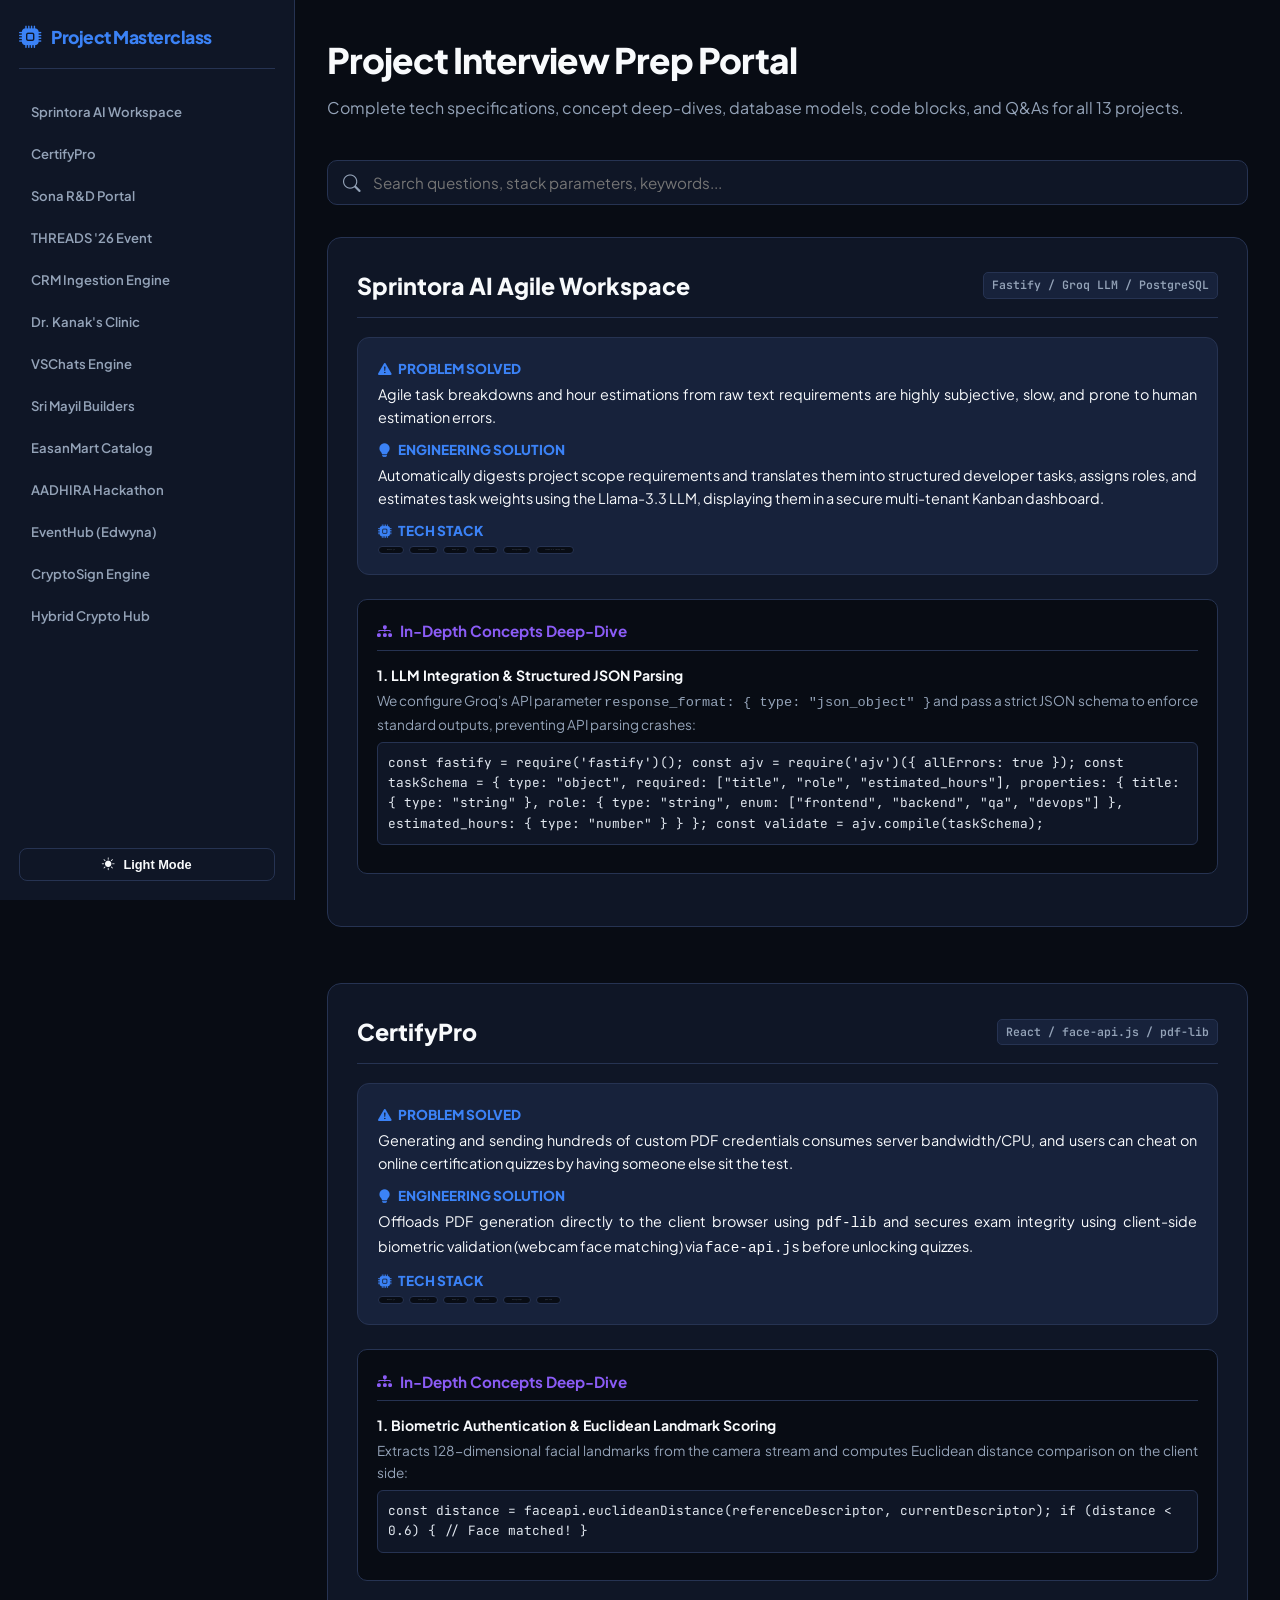
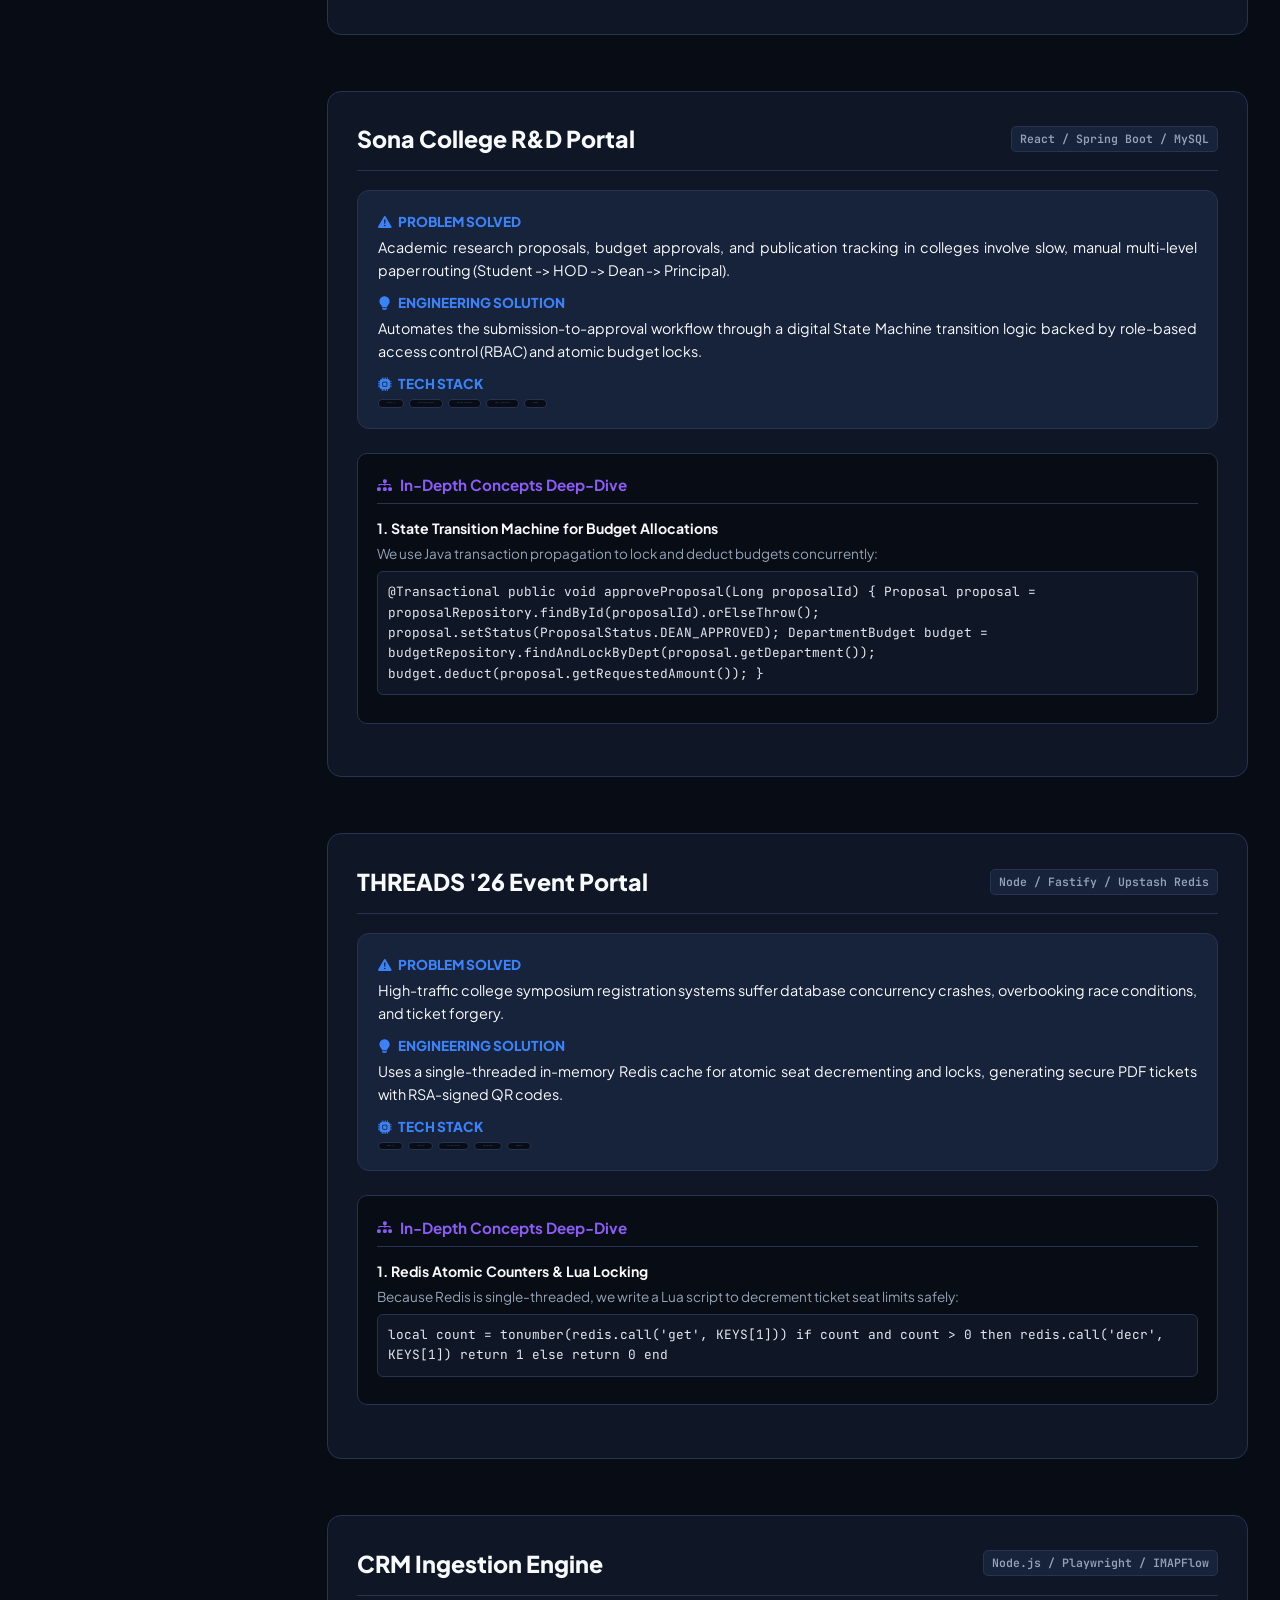
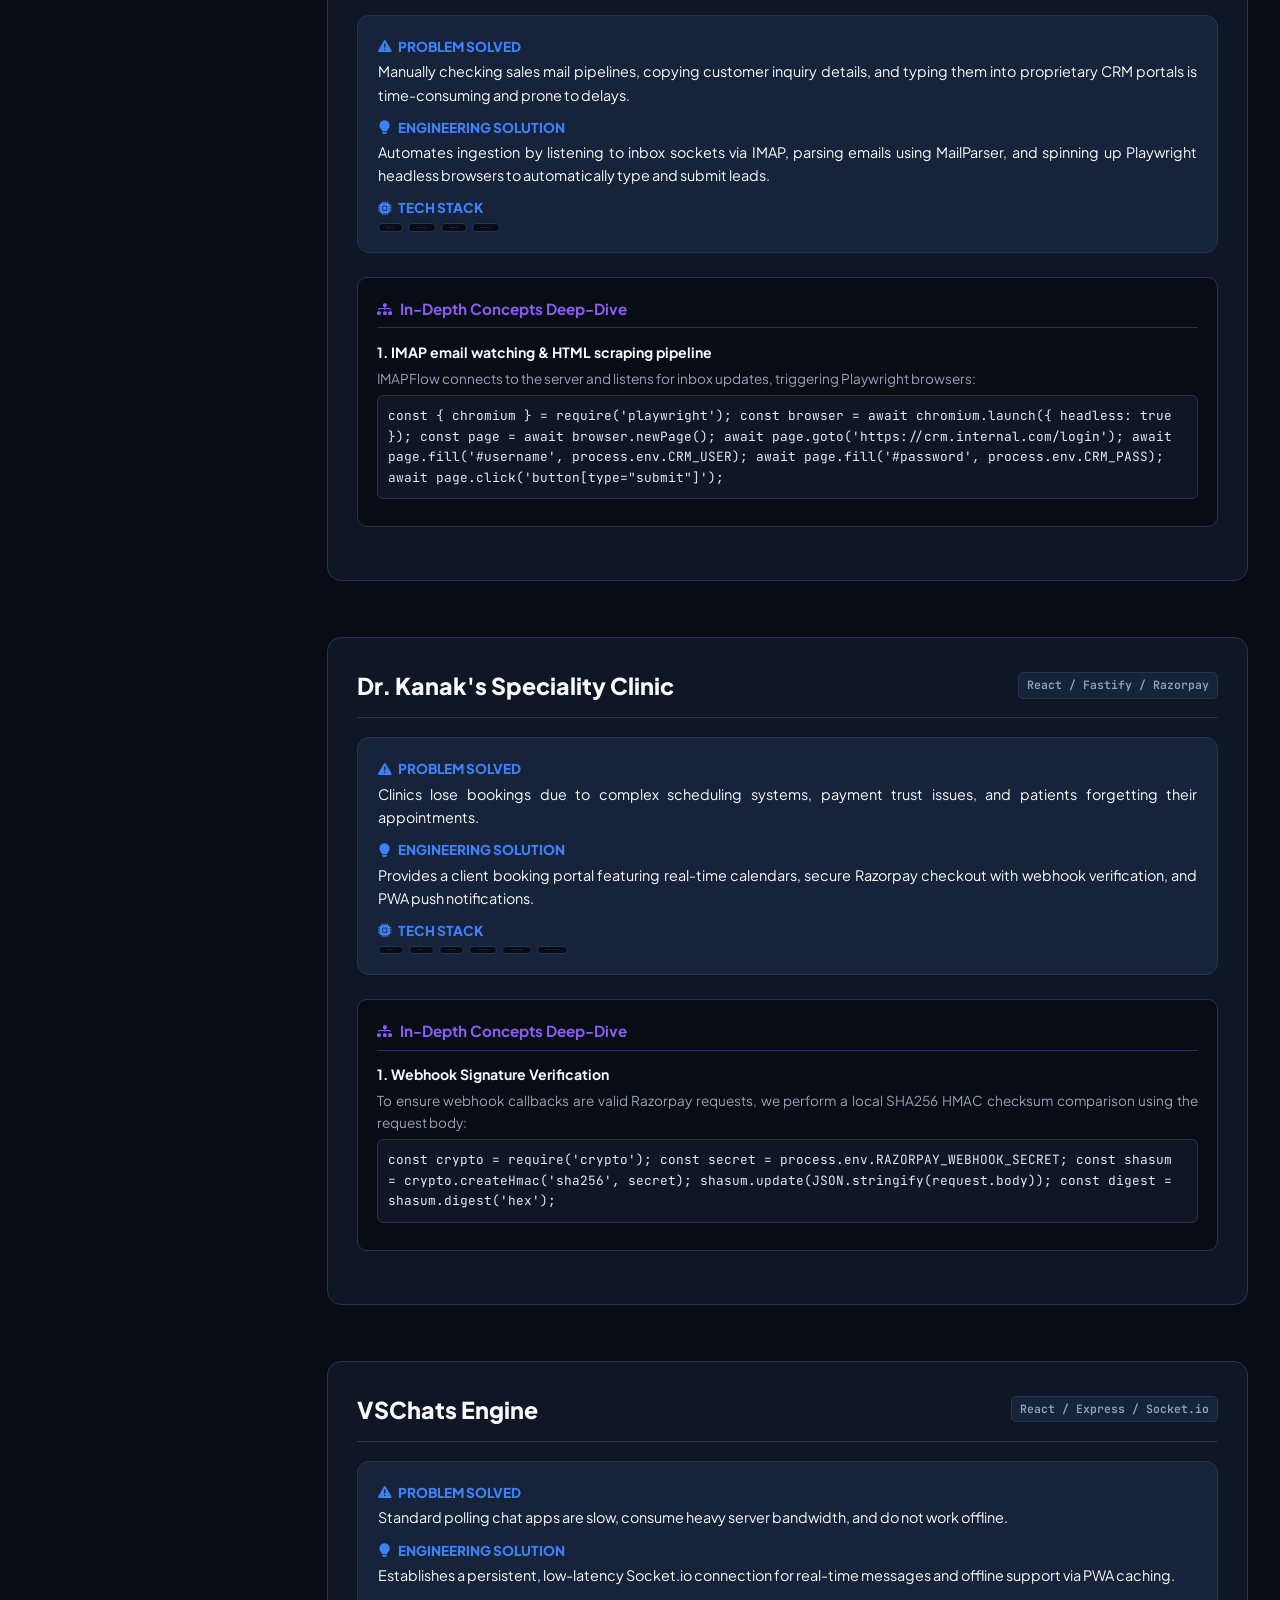
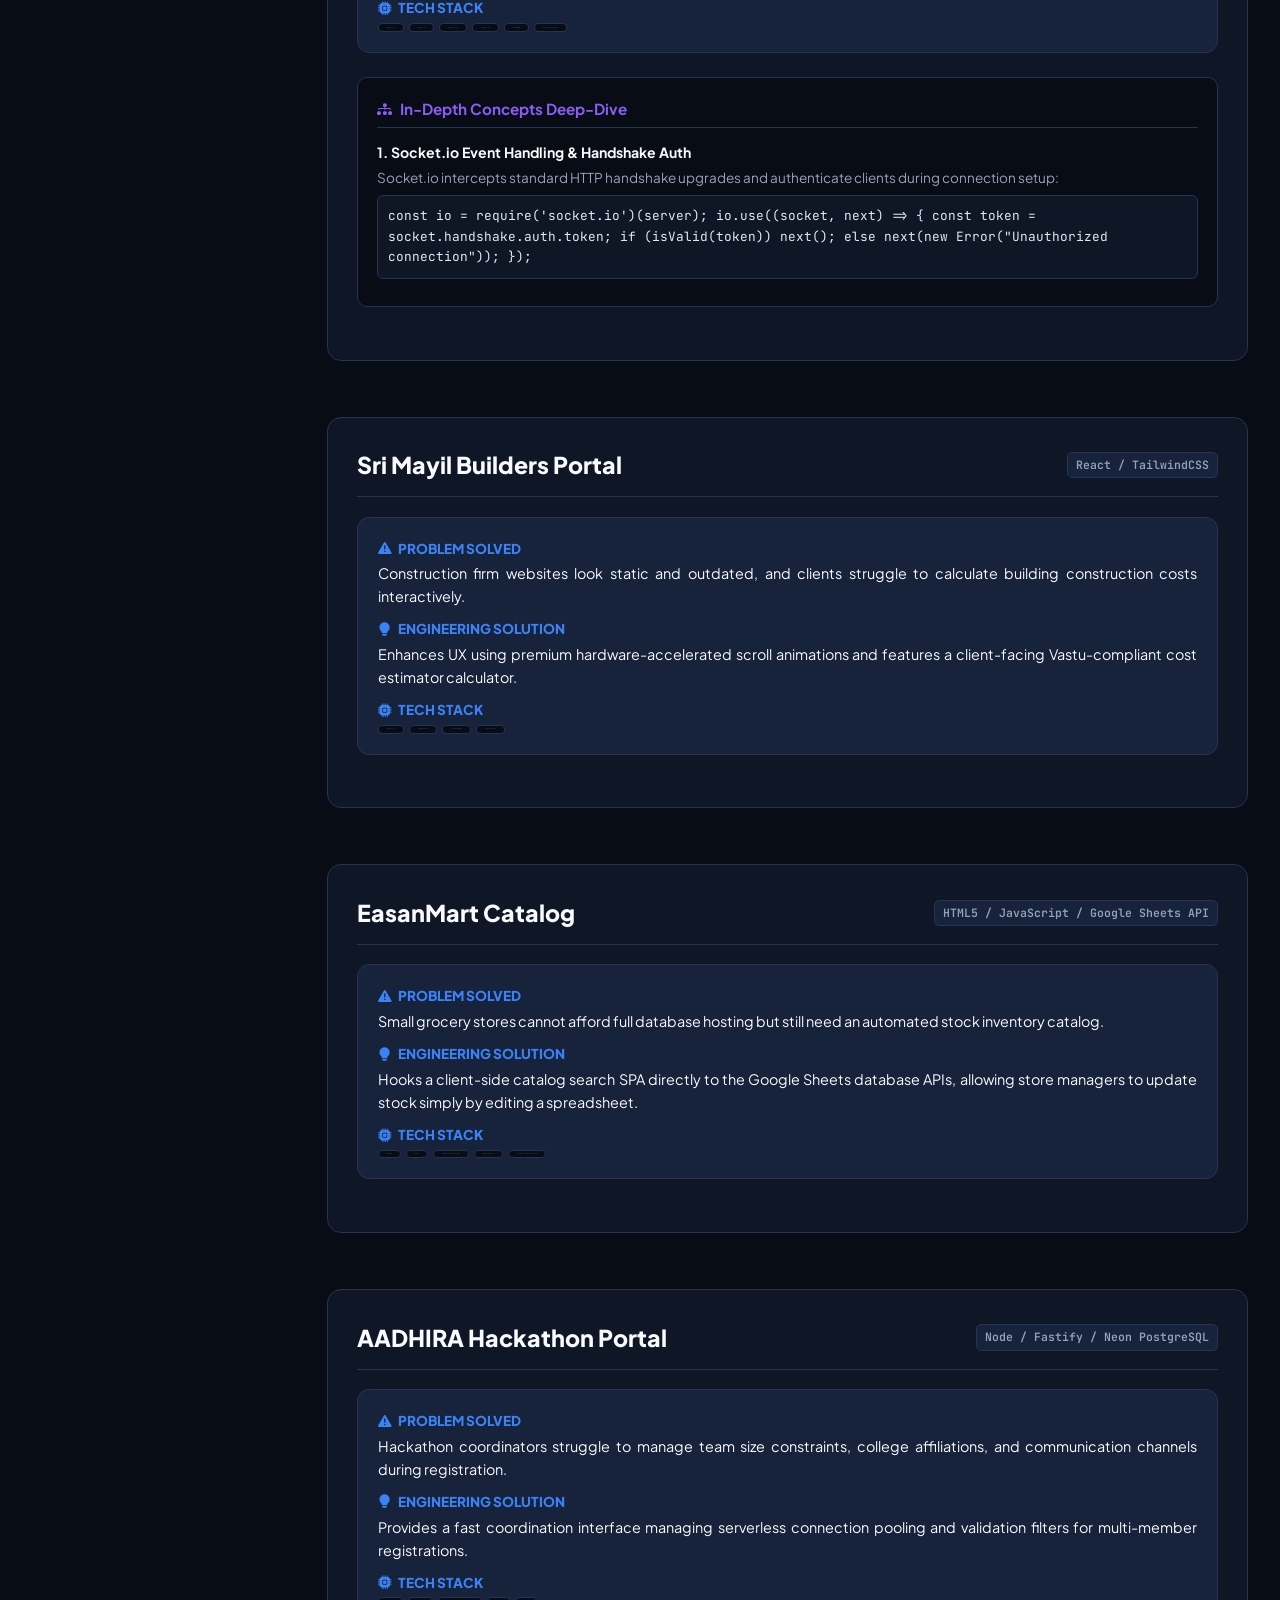
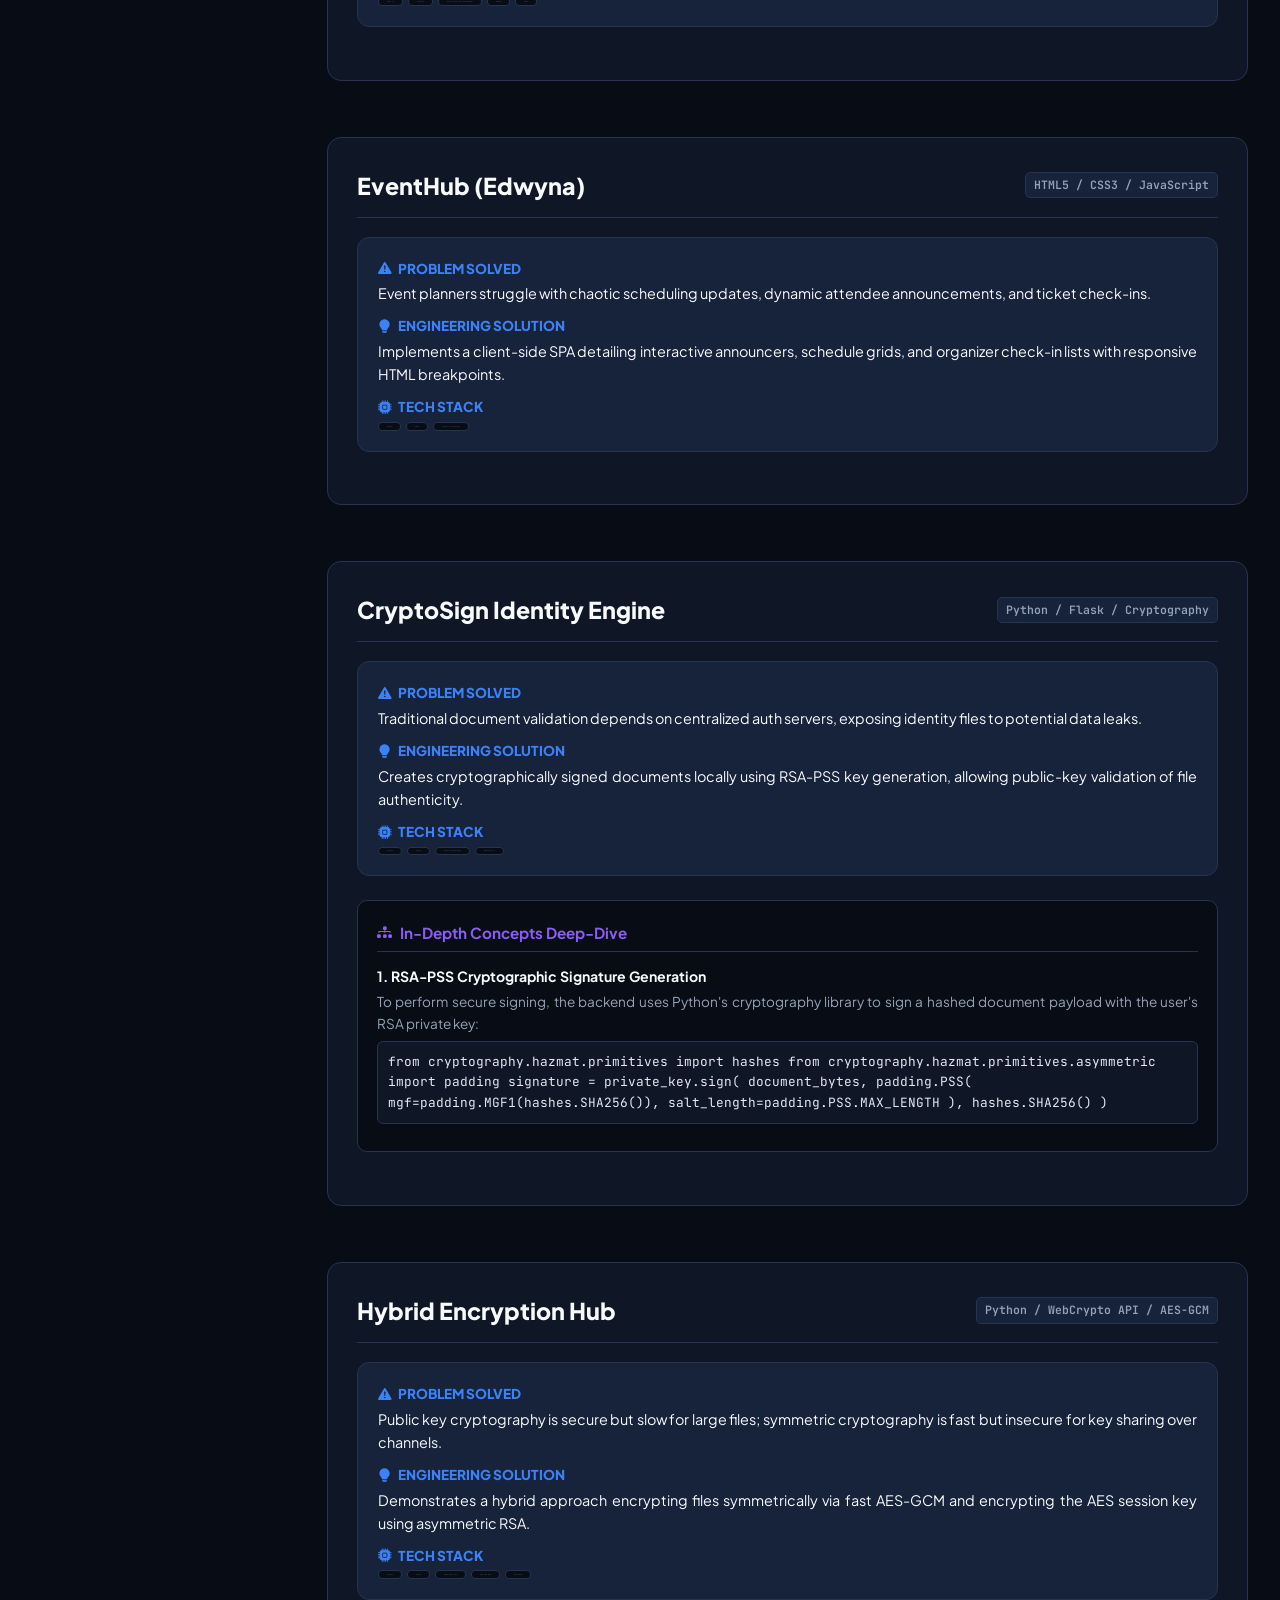
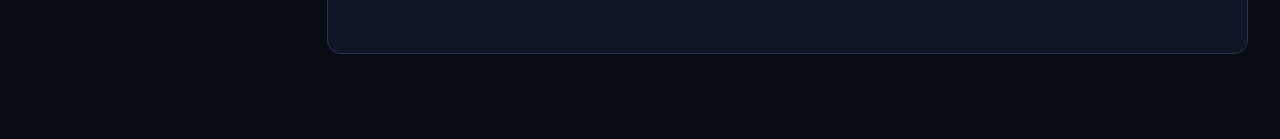
<file: interview_prep.html>
<!DOCTYPE html>
<html lang="en">
<head>
<meta charset="UTF-8">
<meta name="viewport" content="width=device-width, initial-scale=1.0">
<title>Vimal Raj S - Ultimate Project Interview Prep Portal</title>
<!-- Bootstrap Icons -->
<link rel="stylesheet" href="https://cdn.jsdelivr.net/npm/bootstrap-icons@1.11.3/font/bootstrap-icons.min.css">
<!-- Google Fonts -->
<link rel="preconnect" href="https://fonts.googleapis.com">
<link rel="preconnect" href="https://fonts.gstatic.com" crossorigin>
<link href="https://fonts.googleapis.com/css2?family=Plus+Jakarta+Sans:wght@300;400;500;600;700;800&family=JetBrains+Mono:wght@400;500;600&display=swap" rel="stylesheet">
<style>
  :root {
    --bg-primary: #080c14;
    --bg-secondary: #0f1626;
    --bg-tertiary: #17223b;
    --text-primary: #f8fafc;
    --text-secondary: #94a3b8;
    --accent-blue: #3b82f6;
    --accent-emerald: #10b981;
    --accent-amber: #f59e0b;
    --accent-purple: #8b5cf6;
    --border-color: #263352;
    --font-sans: 'Plus Jakarta Sans', system-ui, sans-serif;
    --font-mono: 'JetBrains Mono', monospace;
  }

  [data-theme="light"] {
    --bg-primary: #f1f5f9;
    --bg-secondary: #ffffff;
    --bg-tertiary: #e2e8f0;
    --text-primary: #0f172a;
    --text-secondary: #475569;
    --accent-blue: #1d4ed8;
    --accent-emerald: #047857;
    --accent-amber: #b45309;
    --accent-purple: #6d28d9;
    --border-color: #cbd5e1;
  }

  * {
    box-sizing: border-box;
    margin: 0;
    padding: 0;
  }

  body {
    font-family: var(--font-sans);
    background-color: var(--bg-primary);
    color: var(--text-primary);
    line-height: 1.6;
    display: flex;
    min-height: 100vh;
    transition: background-color 0.3s, color 0.3s;
  }

  /* Sidebar Navigation */
  aside {
    width: 295px;
    background-color: var(--bg-secondary);
    border-right: 1px solid var(--border-color);
    position: fixed;
    top: 0;
    bottom: 0;
    left: 0;
    padding: 1.2rem;
    display: flex;
    flex-direction: column;
    z-index: 100;
  }

  .nav-header {
    display: flex;
    align-items: center;
    gap: 10px;
    margin-bottom: 1.5rem;
    padding-bottom: 0.8rem;
    border-bottom: 1px solid var(--border-color);
  }

  .nav-header h2 {
    font-size: 1.1rem;
    font-weight: 800;
    letter-spacing: -0.5px;
    color: var(--accent-blue);
  }

  .nav-links {
    list-style: none;
    display: flex;
    flex-direction: column;
    gap: 5px;
    flex-grow: 1;
    overflow-y: auto;
    padding-right: 4px;
  }

  /* Custom Scrollbar for Sidebar */
  .nav-links::-webkit-scrollbar {
    width: 4px;
  }
  .nav-links::-webkit-scrollbar-track {
    background: transparent;
  }
  .nav-links::-webkit-scrollbar-thumb {
    background: var(--border-color);
    border-radius: 4px;
  }

  .nav-item a {
    display: flex;
    align-items: center;
    gap: 8px;
    color: var(--text-secondary);
    text-decoration: none;
    padding: 8px 12px;
    border-radius: 6px;
    font-size: 0.82rem;
    font-weight: 600;
    transition: all 0.2s;
  }

  .nav-item a:hover, .nav-item.active a {
    color: var(--text-primary);
    background-color: var(--bg-tertiary);
  }

  .nav-item.active a {
    border-left: 3px solid var(--accent-blue);
    border-radius: 0 6px 6px 0;
    padding-left: 9px;
  }

  .theme-toggle {
    margin-top: 1rem;
    background: none;
    border: 1px solid var(--border-color);
    color: var(--text-primary);
    padding: 8px;
    border-radius: 8px;
    cursor: pointer;
    font-weight: 600;
    font-size: 0.8rem;
    display: flex;
    align-items: center;
    justify-content: center;
    gap: 8px;
    transition: all 0.2s;
    flex-shrink: 0;
  }

  .theme-toggle:hover {
    background-color: var(--bg-tertiary);
  }

  /* Main Content Area */
  main {
    margin-left: 295px;
    flex-grow: 1;
    padding: 2rem;
    max-width: 1100px;
  }

  header {
    margin-bottom: 2.5rem;
  }

  header h1 {
    font-size: 2.2rem;
    font-weight: 800;
    letter-spacing: -1px;
    margin-bottom: 0.4rem;
    color: var(--text-primary);
  }

  header p {
    color: var(--text-secondary);
    font-size: 1rem;
  }

  /* Search Engine Bar */
  .search-container {
    position: relative;
    margin-bottom: 2rem;
  }

  .search-input {
    width: 100%;
    padding: 12px 20px 12px 45px;
    background-color: var(--bg-secondary);
    border: 1px solid var(--border-color);
    border-radius: 10px;
    color: var(--text-primary);
    font-family: var(--font-sans);
    font-size: 0.95rem;
    transition: all 0.2s;
  }

  .search-input:focus {
    outline: none;
    border-color: var(--accent-blue);
    box-shadow: 0 0 0 3px rgba(59, 130, 246, 0.15);
  }

  .search-icon {
    position: absolute;
    left: 16px;
    top: 50%;
    transform: translateY(-50%);
    color: var(--text-secondary);
    font-size: 1.1rem;
  }

  /* Project Section Container */
  .project-section {
    background-color: var(--bg-secondary);
    border: 1px solid var(--border-color);
    border-radius: 14px;
    padding: 1.8rem;
    margin-bottom: 3.5rem;
    scroll-margin-top: 1.5rem;
  }

  .project-title-wrap {
    display: flex;
    justify-content: space-between;
    align-items: center;
    border-bottom: 1px solid var(--border-color);
    padding-bottom: 0.8rem;
    margin-bottom: 1.2rem;
  }

  .project-title {
    font-size: 1.45rem;
    font-weight: 800;
  }

  .project-tag {
    font-family: var(--font-mono);
    font-size: 0.72rem;
    font-weight: 600;
    padding: 3px 8px;
    border-radius: 5px;
    background-color: var(--bg-tertiary);
    border: 1px solid var(--border-color);
    color: var(--text-secondary);
  }

  /* Core Overview Card */
  .overview-card {
    background-color: var(--bg-tertiary);
    border: 1px solid var(--border-color);
    border-radius: 12px;
    padding: 1.25rem;
    margin-bottom: 1.5rem;
  }

  .overview-section {
    margin-bottom: 10px;
  }
  .overview-section:last-child {
    margin-bottom: 0;
  }

  .overview-label {
    font-size: 0.85rem;
    font-weight: 800;
    text-transform: uppercase;
    color: var(--accent-blue);
    display: flex;
    align-items: center;
    gap: 6px;
    margin-bottom: 3px;
  }

  .overview-text {
    font-size: 0.9rem;
    color: var(--text-primary);
    text-align: justify;
  }

  .tech-badges {
    display: flex;
    flex-wrap: wrap;
    gap: 5px;
    margin-top: 4px;
  }

  .tech-badge {
    background-color: var(--bg-primary);
    border: 1px solid var(--border-color);
    color: var(--text-secondary);
    padding: 2.5px 8px;
    border-radius: 4px;
    font-size: 0.75pt;
    font-family: var(--font-mono);
    font-weight: 600;
  }

  /* Concept Deep-Dive Section */
  .concept-container {
    background-color: var(--bg-primary);
    border: 1px solid var(--border-color);
    border-radius: 10px;
    padding: 1.2rem;
    margin-bottom: 1.5rem;
  }

  .concept-header {
    font-size: 0.95rem;
    font-weight: 700;
    color: var(--accent-purple);
    margin-bottom: 0.8rem;
    display: flex;
    align-items: center;
    gap: 8px;
    border-bottom: 1px solid var(--border-color);
    padding-bottom: 6px;
  }

  .concept-block {
    margin-bottom: 1.2rem;
  }

  .concept-block:last-child {
    margin-bottom: 0;
  }

  .concept-title {
    font-size: 0.88rem;
    font-weight: 700;
    color: var(--text-primary);
    margin-bottom: 4px;
  }

  .concept-desc {
    font-size: 0.85rem;
    color: var(--text-secondary);
    text-align: justify;
    margin-bottom: 6px;
  }

  .code-block {
    font-family: var(--font-mono);
    font-size: 0.8rem;
    background-color: var(--bg-secondary);
    border: 1px solid var(--border-color);
    padding: 10px;
    border-radius: 6px;
    overflow-x: auto;
    color: #e2e8f0;
    margin-top: 5px;
    margin-bottom: 8px;
  }

  /* Q&A Accordion System */
  .qa-title {
    font-size: 0.95rem;
    font-weight: 700;
    margin-bottom: 0.8rem;
    color: var(--text-primary);
  }

  .accordion-item {
    border: 1px solid var(--border-color);
    border-radius: 8px;
    margin-bottom: 8px;
    overflow: hidden;
    background-color: var(--bg-primary);
  }

  .accordion-header {
    width: 100%;
    padding: 12px 16px;
    background: none;
    border: none;
    text-align: left;
    color: var(--text-primary);
    font-family: var(--font-sans);
    font-size: 0.88rem;
    font-weight: 600;
    cursor: pointer;
    display: flex;
    justify-content: space-between;
    align-items: center;
    gap: 15px;
    transition: background-color 0.2s;
  }

  .accordion-header:hover {
    background-color: var(--bg-tertiary);
  }

  .accordion-header i {
    color: var(--accent-blue);
    transition: transform 0.3s;
    font-size: 0.9rem;
  }

  .accordion-item.active .accordion-header i {
    transform: rotate(180deg);
  }

  .accordion-content {
    max-height: 0;
    overflow: hidden;
    transition: max-height 0.3s ease-out;
    background-color: var(--bg-secondary);
  }

  .accordion-body {
    padding: 16px;
    font-size: 0.85rem;
    color: var(--text-secondary);
    border-top: 1px solid var(--border-color);
    text-align: justify;
  }

  /* Responsive Design */
  @media (max-width: 950px) {
    body {
      flex-direction: column;
    }
    aside {
      width: 100%;
      height: auto;
      position: relative;
      border-right: none;
      border-bottom: 1px solid var(--border-color);
    }
    .nav-links {
      flex-direction: row;
      flex-wrap: wrap;
      gap: 5px;
      margin-bottom: 1rem;
    }
    .nav-item a {
      padding: 6px 12px;
    }
    main {
      margin-left: 0;
      padding: 1.5rem;
    }
  }
</style>
</head>
<body>

<aside>
  <div class="nav-header">
    <i class="bi bi-cpu-fill" style="color: var(--accent-blue); font-size: 1.4rem;"></i>
    <h2>Project Masterclass</h2>
  </div>
  
  <ul class="nav-links">
    <li class="nav-item active" data-target="sprintora"><a href="#sprintora">Sprintora AI Workspace</a></li>
    <li class="nav-item" data-target="certifypro"><a href="#certifypro">CertifyPro</a></li>
    <li class="nav-item" data-target="sonard"><a href="#sonard">Sona R&D Portal</a></li>
    <li class="nav-item" data-target="threads"><a href="#threads">THREADS '26 Event</a></li>
    <li class="nav-item" data-target="crm"><a href="#crm">CRM Ingestion Engine</a></li>
    <li class="nav-item" data-target="drkanaks"><a href="#drkanaks">Dr. Kanak's Clinic</a></li>
    <li class="nav-item" data-target="vschats"><a href="#vschats">VSChats Engine</a></li>
    <li class="nav-item" data-target="smb"><a href="#smb">Sri Mayil Builders</a></li>
    <li class="nav-item" data-target="easanmart"><a href="#easanmart">EasanMart Catalog</a></li>
    <li class="nav-item" data-target="aadhira"><a href="#aadhira">AADHIRA Hackathon</a></li>
    <li class="nav-item" data-target="edwyna"><a href="#edwyna">EventHub (Edwyna)</a></li>
    <li class="nav-item" data-target="cryptosign"><a href="#cryptosign">CryptoSign Engine</a></li>
    <li class="nav-item" data-target="hybridcrypto"><a href="#hybridcrypto">Hybrid Crypto Hub</a></li>
  </ul>
  
  <button class="theme-toggle" id="theme-btn">
    <i class="bi bi-sun-fill"></i>
    <span>Light Mode</span>
  </button>
</aside>

<main>
  <header>
    <h1>Project Interview Prep Portal</h1>
    <p>Complete tech specifications, concept deep-dives, database models, code blocks, and Q&As for all 13 projects.</p>
  </header>
  
  <div class="search-container">
    <i class="bi bi-search search-icon"></i>
    <input type="text" id="search-box" class="search-input" placeholder="Search questions, stack parameters, keywords...">
  </div>

  <!-- SPRINTORA SECTION -->
  <section id="sprintora" class="project-section">
    <div class="project-title-wrap">
      <h2 class="project-title">Sprintora AI Agile Workspace</h2>
      <span class="project-tag">Fastify / Groq LLM / PostgreSQL</span>
    </div>
    
    <div class="overview-card">
      <div class="overview-section">
        <div class="overview-label"><i class="bi bi-exclamation-triangle-fill"></i> Problem Solved</div>
        <div class="overview-text">Agile task breakdowns and hour estimations from raw text requirements are highly subjective, slow, and prone to human estimation errors.</div>
      </div>
      <div class="overview-section" style="margin-top: 10px;">
        <div class="overview-label"><i class="bi bi-lightbulb-fill"></i> Engineering Solution</div>
        <div class="overview-text">Automatically digests project scope requirements and translates them into structured developer tasks, assigns roles, and estimates task weights using the Llama-3.3 LLM, displaying them in a secure multi-tenant Kanban dashboard.</div>
      </div>
      <div class="overview-section" style="margin-top: 10px;">
        <div class="overview-label"><i class="bi bi-cpu-fill"></i> Tech Stack</div>
        <div class="tech-badges">
          <span class="tech-badge">React.js</span>
          <span class="tech-badge">TailwindCSS</span>
          <span class="tech-badge">Node.js</span>
          <span class="tech-badge">Fastify</span>
          <span class="tech-badge">PostgreSQL</span>
          <span class="tech-badge">Llama-3.3 (Groq API)</span>
        </div>
      </div>
    </div>

    <div class="concept-container">
      <div class="concept-header"><i class="bi bi-diagram-3-fill"></i> In-Depth Concepts Deep-Dive</div>
      <div class="concept-block">
        <div class="concept-title">1. LLM Integration & Structured JSON Parsing</div>
        <div class="concept-desc">
          We configure Groq's API parameter <code>response_format: { type: "json_object" }</code> and pass a strict JSON schema to enforce standard outputs, preventing API parsing crashes:
        </div>
        <div class="code-block">
const fastify = require('fastify')();
const ajv = require('ajv')({ allErrors: true });
const taskSchema = {
  type: "object",
  required: ["title", "role", "estimated_hours"],
  properties: {
    title: { type: "string" },
    role: { type: "string", enum: ["frontend", "backend", "qa", "devops"] },
    estimated_hours: { type: "number" }
  }
};
const validate = ajv.compile(taskSchema);
        </div>
      </div>
    </div>
  </section>

  <!-- CERTIFYPRO SECTION -->
  <section id="certifypro" class="project-section">
    <div class="project-title-wrap">
      <h2 class="project-title">CertifyPro</h2>
      <span class="project-tag">React / face-api.js / pdf-lib</span>
    </div>
    
    <div class="overview-card">
      <div class="overview-section">
        <div class="overview-label"><i class="bi bi-exclamation-triangle-fill"></i> Problem Solved</div>
        <div class="overview-text">Generating and sending hundreds of custom PDF credentials consumes server bandwidth/CPU, and users can cheat on online certification quizzes by having someone else sit the test.</div>
      </div>
      <div class="overview-section" style="margin-top: 10px;">
        <div class="overview-label"><i class="bi bi-lightbulb-fill"></i> Engineering Solution</div>
        <div class="overview-text">Offloads PDF generation directly to the client browser using <code>pdf-lib</code> and secures exam integrity using client-side biometric validation (webcam face matching) via <code>face-api.js</code> before unlocking quizzes.</div>
      </div>
      <div class="overview-section" style="margin-top: 10px;">
        <div class="overview-label"><i class="bi bi-cpu-fill"></i> Tech Stack</div>
        <div class="tech-badges">
          <span class="tech-badge">React.js</span>
          <span class="tech-badge">face-api.js</span>
          <span class="tech-badge">Node.js</span>
          <span class="tech-badge">Express</span>
          <span class="tech-badge">PostgreSQL</span>
          <span class="tech-badge">pdf-lib</span>
        </div>
      </div>
    </div>

    <div class="concept-container">
      <div class="concept-header"><i class="bi bi-diagram-3-fill"></i> In-Depth Concepts Deep-Dive</div>
      <div class="concept-block">
        <div class="concept-title">1. Biometric Authentication & Euclidean Landmark Scoring</div>
        <div class="concept-desc">
          Extracts 128-dimensional facial landmarks from the camera stream and computes Euclidean distance comparison on the client side:
        </div>
        <div class="code-block">
const distance = faceapi.euclideanDistance(referenceDescriptor, currentDescriptor);
if (distance < 0.6) {
  // Face matched!
}
        </div>
      </div>
    </div>
  </section>

  <!-- SONA R&D SECTION -->
  <section id="sonard" class="project-section">
    <div class="project-title-wrap">
      <h2 class="project-title">Sona College R&D Portal</h2>
      <span class="project-tag">React / Spring Boot / MySQL</span>
    </div>
    
    <div class="overview-card">
      <div class="overview-section">
        <div class="overview-label"><i class="bi bi-exclamation-triangle-fill"></i> Problem Solved</div>
        <div class="overview-text">Academic research proposals, budget approvals, and publication tracking in colleges involve slow, manual multi-level paper routing (Student -> HOD -> Dean -> Principal).</div>
      </div>
      <div class="overview-section" style="margin-top: 10px;">
        <div class="overview-label"><i class="bi bi-lightbulb-fill"></i> Engineering Solution</div>
        <div class="overview-text">Automates the submission-to-approval workflow through a digital State Machine transition logic backed by role-based access control (RBAC) and atomic budget locks.</div>
      </div>
      <div class="overview-section" style="margin-top: 10px;">
        <div class="overview-label"><i class="bi bi-cpu-fill"></i> Tech Stack</div>
        <div class="tech-badges">
          <span class="tech-badge">React.js</span>
          <span class="tech-badge">Java Spring Boot</span>
          <span class="tech-badge">Spring Security</span>
          <span class="tech-badge">JPA / Hibernate</span>
          <span class="tech-badge">MySQL</span>
        </div>
      </div>
    </div>

    <div class="concept-container">
      <div class="concept-header"><i class="bi bi-diagram-3-fill"></i> In-Depth Concepts Deep-Dive</div>
      <div class="concept-block">
        <div class="concept-title">1. State Transition Machine for Budget Allocations</div>
        <div class="concept-desc">
          We use Java transaction propagation to lock and deduct budgets concurrently:
        </div>
        <div class="code-block">
@Transactional
public void approveProposal(Long proposalId) {
    Proposal proposal = proposalRepository.findById(proposalId).orElseThrow();
    proposal.setStatus(ProposalStatus.DEAN_APPROVED);
    DepartmentBudget budget = budgetRepository.findAndLockByDept(proposal.getDepartment());
    budget.deduct(proposal.getRequestedAmount());
}
        </div>
      </div>
    </div>
  </section>

  <!-- THREADS SECTION -->
  <section id="threads" class="project-section">
    <div class="project-title-wrap">
      <h2 class="project-title">THREADS '26 Event Portal</h2>
      <span class="project-tag">Node / Fastify / Upstash Redis</span>
    </div>
    
    <div class="overview-card">
      <div class="overview-section">
        <div class="overview-label"><i class="bi bi-exclamation-triangle-fill"></i> Problem Solved</div>
        <div class="overview-text">High-traffic college symposium registration systems suffer database concurrency crashes, overbooking race conditions, and ticket forgery.</div>
      </div>
      <div class="overview-section" style="margin-top: 10px;">
        <div class="overview-label"><i class="bi bi-lightbulb-fill"></i> Engineering Solution</div>
        <div class="overview-text">Uses a single-threaded in-memory Redis cache for atomic seat decrementing and locks, generating secure PDF tickets with RSA-signed QR codes.</div>
      </div>
      <div class="overview-section" style="margin-top: 10px;">
        <div class="overview-label"><i class="bi bi-cpu-fill"></i> Tech Stack</div>
        <div class="tech-badges">
          <span class="tech-badge">Node.js</span>
          <span class="tech-badge">Fastify</span>
          <span class="tech-badge">Upstash Redis</span>
          <span class="tech-badge">PostgreSQL</span>
          <span class="tech-badge">PDFKit</span>
        </div>
      </div>
    </div>

    <div class="concept-container">
      <div class="concept-header"><i class="bi bi-diagram-3-fill"></i> In-Depth Concepts Deep-Dive</div>
      <div class="concept-block">
        <div class="concept-title">1. Redis Atomic Counters & Lua Locking</div>
        <div class="concept-desc">
          Because Redis is single-threaded, we write a Lua script to decrement ticket seat limits safely:
        </div>
        <div class="code-block">
local count = tonumber(redis.call('get', KEYS[1]))
if count and count > 0 then
    redis.call('decr', KEYS[1])
    return 1
else
    return 0
end
        </div>
      </div>
    </div>
  </section>

  <!-- CRM INGESTION SECTION -->
  <section id="crm" class="project-section">
    <div class="project-title-wrap">
      <h2 class="project-title">CRM Ingestion Engine</h2>
      <span class="project-tag">Node.js / Playwright / IMAPFlow</span>
    </div>
    
    <div class="overview-card">
      <div class="overview-section">
        <div class="overview-label"><i class="bi bi-exclamation-triangle-fill"></i> Problem Solved</div>
        <div class="overview-text">Manually checking sales mail pipelines, copying customer inquiry details, and typing them into proprietary CRM portals is time-consuming and prone to delays.</div>
      </div>
      <div class="overview-section" style="margin-top: 10px;">
        <div class="overview-label"><i class="bi bi-lightbulb-fill"></i> Engineering Solution</div>
        <div class="overview-text">Automates ingestion by listening to inbox sockets via IMAP, parsing emails using MailParser, and spinning up Playwright headless browsers to automatically type and submit leads.</div>
      </div>
      <div class="overview-section" style="margin-top: 10px;">
        <div class="overview-label"><i class="bi bi-cpu-fill"></i> Tech Stack</div>
        <div class="tech-badges">
          <span class="tech-badge">Node.js</span>
          <span class="tech-badge">Playwright</span>
          <span class="tech-badge">IMAPFlow</span>
          <span class="tech-badge">MailParser</span>
        </div>
      </div>
    </div>

    <div class="concept-container">
      <div class="concept-header"><i class="bi bi-diagram-3-fill"></i> In-Depth Concepts Deep-Dive</div>
      <div class="concept-block">
        <div class="concept-title">1. IMAP email watching & HTML scraping pipeline</div>
        <div class="concept-desc">
          IMAPFlow connects to the server and listens for inbox updates, triggering Playwright browsers:
        </div>
        <div class="code-block">
const { chromium } = require('playwright');
const browser = await chromium.launch({ headless: true });
const page = await browser.newPage();
await page.goto('https://crm.internal.com/login');
await page.fill('#username', process.env.CRM_USER);
await page.fill('#password', process.env.CRM_PASS);
await page.click('button[type="submit"]');
        </div>
      </div>
    </div>
  </section>

  <!-- DR KANAKS SECTION -->
  <section id="drkanaks" class="project-section">
    <div class="project-title-wrap">
      <h2 class="project-title">Dr. Kanak's Speciality Clinic</h2>
      <span class="project-tag">React / Fastify / Razorpay</span>
    </div>
    
    <div class="overview-card">
      <div class="overview-section">
        <div class="overview-label"><i class="bi bi-exclamation-triangle-fill"></i> Problem Solved</div>
        <div class="overview-text">Clinics lose bookings due to complex scheduling systems, payment trust issues, and patients forgetting their appointments.</div>
      </div>
      <div class="overview-section" style="margin-top: 10px;">
        <div class="overview-label"><i class="bi bi-lightbulb-fill"></i> Engineering Solution</div>
        <div class="overview-text">Provides a client booking portal featuring real-time calendars, secure Razorpay checkout with webhook verification, and PWA push notifications.</div>
      </div>
      <div class="overview-section" style="margin-top: 10px;">
        <div class="overview-label"><i class="bi bi-cpu-fill"></i> Tech Stack</div>
        <div class="tech-badges">
          <span class="tech-badge">React.js</span>
          <span class="tech-badge">Node.js</span>
          <span class="tech-badge">Fastify</span>
          <span class="tech-badge">PostgreSQL</span>
          <span class="tech-badge">Razorpay API</span>
          <span class="tech-badge">Web Push APIs</span>
        </div>
      </div>
    </div>

    <div class="concept-container">
      <div class="concept-header"><i class="bi bi-diagram-3-fill"></i> In-Depth Concepts Deep-Dive</div>
      <div class="concept-block">
        <div class="concept-title">1. Webhook Signature Verification</div>
        <div class="concept-desc">
          To ensure webhook callbacks are valid Razorpay requests, we perform a local SHA256 HMAC checksum comparison using the request body:
        </div>
        <div class="code-block">
const crypto = require('crypto');
const secret = process.env.RAZORPAY_WEBHOOK_SECRET;
const shasum = crypto.createHmac('sha256', secret);
shasum.update(JSON.stringify(request.body));
const digest = shasum.digest('hex');
        </div>
      </div>
    </div>
  </section>

  <!-- VSCHATS SECTION -->
  <section id="vschats" class="project-section">
    <div class="project-title-wrap">
      <h2 class="project-title">VSChats Engine</h2>
      <span class="project-tag">React / Express / Socket.io</span>
    </div>
    
    <div class="overview-card">
      <div class="overview-section">
        <div class="overview-label"><i class="bi bi-exclamation-triangle-fill"></i> Problem Solved</div>
        <div class="overview-text">Standard polling chat apps are slow, consume heavy server bandwidth, and do not work offline.</div>
      </div>
      <div class="overview-section" style="margin-top: 10px;">
        <div class="overview-label"><i class="bi bi-lightbulb-fill"></i> Engineering Solution</div>
        <div class="overview-text">Establishes a persistent, low-latency Socket.io connection for real-time messages and offline support via PWA caching.</div>
      </div>
      <div class="overview-section" style="margin-top: 10px;">
        <div class="overview-label"><i class="bi bi-cpu-fill"></i> Tech Stack</div>
        <div class="tech-badges">
          <span class="tech-badge">React.js</span>
          <span class="tech-badge">Node.js</span>
          <span class="tech-badge">Express.js</span>
          <span class="tech-badge">Socket.io</span>
          <span class="tech-badge">MongoDB</span>
          <span class="tech-badge">Service Workers</span>
        </div>
      </div>
    </div>

    <div class="concept-container">
      <div class="concept-header"><i class="bi bi-diagram-3-fill"></i> In-Depth Concepts Deep-Dive</div>
      <div class="concept-block">
        <div class="concept-title">1. Socket.io Event Handling & Handshake Auth</div>
        <div class="concept-desc">
          Socket.io intercepts standard HTTP handshake upgrades and authenticate clients during connection setup:
        </div>
        <div class="code-block">
const io = require('socket.io')(server);
io.use((socket, next) => {
    const token = socket.handshake.auth.token;
    if (isValid(token)) next();
    else next(new Error("Unauthorized connection"));
});
        </div>
      </div>
    </div>
  </section>

  <!-- SRI MAYIL BUILDERS SECTION -->
  <section id="smb" class="project-section">
    <div class="project-title-wrap">
      <h2 class="project-title">Sri Mayil Builders Portal</h2>
      <span class="project-tag">React / TailwindCSS</span>
    </div>
    
    <div class="overview-card">
      <div class="overview-section">
        <div class="overview-label"><i class="bi bi-exclamation-triangle-fill"></i> Problem Solved</div>
        <div class="overview-text">Construction firm websites look static and outdated, and clients struggle to calculate building construction costs interactively.</div>
      </div>
      <div class="overview-section" style="margin-top: 10px;">
        <div class="overview-label"><i class="bi bi-lightbulb-fill"></i> Engineering Solution</div>
        <div class="overview-text">Enhances UX using premium hardware-accelerated scroll animations and features a client-facing Vastu-compliant cost estimator calculator.</div>
      </div>
      <div class="overview-section" style="margin-top: 10px;">
        <div class="overview-label"><i class="bi bi-cpu-fill"></i> Tech Stack</div>
        <div class="tech-badges">
          <span class="tech-badge">React.js</span>
          <span class="tech-badge">Animations</span>
          <span class="tech-badge">TailwindCSS</span>
          <span class="tech-badge">tsparticles</span>
        </div>
      </div>
    </div>
  </section>

  <!-- EASANMART SECTION -->
  <section id="easanmart" class="project-section">
    <div class="project-title-wrap">
      <h2 class="project-title">EasanMart Catalog</h2>
      <span class="project-tag">HTML5 / JavaScript / Google Sheets API</span>
    </div>
    
    <div class="overview-card">
      <div class="overview-section">
        <div class="overview-label"><i class="bi bi-exclamation-triangle-fill"></i> Problem Solved</div>
        <div class="overview-text">Small grocery stores cannot afford full database hosting but still need an automated stock inventory catalog.</div>
      </div>
      <div class="overview-section" style="margin-top: 10px;">
        <div class="overview-label"><i class="bi bi-lightbulb-fill"></i> Engineering Solution</div>
        <div class="overview-text">Hooks a client-side catalog search SPA directly to the Google Sheets database APIs, allowing store managers to update stock simply by editing a spreadsheet.</div>
      </div>
      <div class="overview-section" style="margin-top: 10px;">
        <div class="overview-label"><i class="bi bi-cpu-fill"></i> Tech Stack</div>
        <div class="tech-badges">
          <span class="tech-badge">HTML5</span>
          <span class="tech-badge">CSS3</span>
          <span class="tech-badge">Vanilla JavaScript</span>
          <span class="tech-badge">Bootstrap 5</span>
          <span class="tech-badge">Google Sheets API v4</span>
        </div>
      </div>
    </div>
  </section>

  <!-- AADHIRA SECTION -->
  <section id="aadhira" class="project-section">
    <div class="project-title-wrap">
      <h2 class="project-title">AADHIRA Hackathon Portal</h2>
      <span class="project-tag">Node / Fastify / Neon PostgreSQL</span>
    </div>
    
    <div class="overview-card">
      <div class="overview-section">
        <div class="overview-label"><i class="bi bi-exclamation-triangle-fill"></i> Problem Solved</div>
        <div class="overview-text">Hackathon coordinators struggle to manage team size constraints, college affiliations, and communication channels during registration.</div>
      </div>
      <div class="overview-section" style="margin-top: 10px;">
        <div class="overview-label"><i class="bi bi-lightbulb-fill"></i> Engineering Solution</div>
        <div class="overview-text">Provides a fast coordination interface managing serverless connection pooling and validation filters for multi-member registrations.</div>
      </div>
      <div class="overview-section" style="margin-top: 10px;">
        <div class="overview-label"><i class="bi bi-cpu-fill"></i> Tech Stack</div>
        <div class="tech-badges">
          <span class="tech-badge">Node.js</span>
          <span class="tech-badge">Fastify</span>
          <span class="tech-badge">Neon Serverless PostgreSQL</span>
          <span class="tech-badge">HTML5</span>
          <span class="tech-badge">CSS3</span>
        </div>
      </div>
    </div>
  </section>

  <!-- EDWYNA SECTION -->
  <section id="edwyna" class="project-section">
    <div class="project-title-wrap">
      <h2 class="project-title">EventHub (Edwyna)</h2>
      <span class="project-tag">HTML5 / CSS3 / JavaScript</span>
    </div>
    
    <div class="overview-card">
      <div class="overview-section">
        <div class="overview-label"><i class="bi bi-exclamation-triangle-fill"></i> Problem Solved</div>
        <div class="overview-text">Event planners struggle with chaotic scheduling updates, dynamic attendee announcements, and ticket check-ins.</div>
      </div>
      <div class="overview-section" style="margin-top: 10px;">
        <div class="overview-label"><i class="bi bi-lightbulb-fill"></i> Engineering Solution</div>
        <div class="overview-text">Implements a client-side SPA detailing interactive announcers, schedule grids, and organizer check-in lists with responsive HTML breakpoints.</div>
      </div>
      <div class="overview-section" style="margin-top: 10px;">
        <div class="overview-label"><i class="bi bi-cpu-fill"></i> Tech Stack</div>
        <div class="tech-badges">
          <span class="tech-badge">HTML5</span>
          <span class="tech-badge">CSS3</span>
          <span class="tech-badge">Vanilla JavaScript</span>
        </div>
      </div>
    </div>
  </section>

  <!-- CRYPTOSIGN SECTION -->
  <section id="cryptosign" class="project-section">
    <div class="project-title-wrap">
      <h2 class="project-title">CryptoSign Identity Engine</h2>
      <span class="project-tag">Python / Flask / Cryptography</span>
    </div>
    
    <div class="overview-card">
      <div class="overview-section">
        <div class="overview-label"><i class="bi bi-exclamation-triangle-fill"></i> Problem Solved</div>
        <div class="overview-text">Traditional document validation depends on centralized auth servers, exposing identity files to potential data leaks.</div>
      </div>
      <div class="overview-section" style="margin-top: 10px;">
        <div class="overview-label"><i class="bi bi-lightbulb-fill"></i> Engineering Solution</div>
        <div class="overview-text">Creates cryptographically signed documents locally using RSA-PSS key generation, allowing public-key validation of file authenticity.</div>
      </div>
      <div class="overview-section" style="margin-top: 10px;">
        <div class="overview-label"><i class="bi bi-cpu-fill"></i> Tech Stack</div>
        <div class="tech-badges">
          <span class="tech-badge">Python</span>
          <span class="tech-badge">Flask</span>
          <span class="tech-badge">pyca/cryptography</span>
          <span class="tech-badge">Bootstrap 5</span>
        </div>
      </div>
    </div>

    <div class="concept-container">
      <div class="concept-header"><i class="bi bi-diagram-3-fill"></i> In-Depth Concepts Deep-Dive</div>
      <div class="concept-block">
        <div class="concept-title">1. RSA-PSS Cryptographic Signature Generation</div>
        <div class="concept-desc">
          To perform secure signing, the backend uses Python's cryptography library to sign a hashed document payload with the user's RSA private key:
        </div>
        <div class="code-block">
from cryptography.hazmat.primitives import hashes
from cryptography.hazmat.primitives.asymmetric import padding

signature = private_key.sign(
    document_bytes,
    padding.PSS(
        mgf=padding.MGF1(hashes.SHA256()),
        salt_length=padding.PSS.MAX_LENGTH
    ),
    hashes.SHA256()
)
        </div>
      </div>
    </div>
  </section>

  <!-- HYBRID CRYPTO SECTION -->
  <section id="hybridcrypto" class="project-section">
    <div class="project-title-wrap">
      <h2 class="project-title">Hybrid Encryption Hub</h2>
      <span class="project-tag">Python / WebCrypto API / AES-GCM</span>
    </div>
    
    <div class="overview-card">
      <div class="overview-section">
        <div class="overview-label"><i class="bi bi-exclamation-triangle-fill"></i> Problem Solved</div>
        <div class="overview-text">Public key cryptography is secure but slow for large files; symmetric cryptography is fast but insecure for key sharing over channels.</div>
      </div>
      <div class="overview-section" style="margin-top: 10px;">
        <div class="overview-label"><i class="bi bi-lightbulb-fill"></i> Engineering Solution</div>
        <div class="overview-text">Demonstrates a hybrid approach encrypting files symmetrically via fast AES-GCM and encrypting the AES session key using asymmetric RSA.</div>
      </div>
      <div class="overview-section" style="margin-top: 10px;">
        <div class="overview-label"><i class="bi bi-cpu-fill"></i> Tech Stack</div>
        <div class="tech-badges">
          <span class="tech-badge">Python</span>
          <span class="tech-badge">Flask</span>
          <span class="tech-badge">WebCrypto API</span>
          <span class="tech-badge">AES-128-GCM</span>
          <span class="tech-badge">RSA-2048</span>
        </div>
      </div>
    </div>
  </section>
</main>

<script>
  // Theme Switching
  const themeBtn = document.getElementById('theme-btn');
  const themeIcon = themeBtn.querySelector('i');
  const themeText = themeBtn.querySelector('span');
  
  themeBtn.addEventListener('click', () => {
    const isLight = document.documentElement.getAttribute('data-theme') === 'light';
    if (isLight) {
      document.documentElement.removeAttribute('data-theme');
      themeIcon.className = 'bi bi-sun-fill';
      themeText.textContent = 'Light Mode';
    } else {
      document.documentElement.setAttribute('data-theme', 'light');
      themeIcon.className = 'bi bi-moon-fill';
      themeText.textContent = 'Dark Mode';
    }
  });

  // Accordion Logic
  const accordions = document.querySelectorAll('.accordion-header');
  accordions.forEach(acc => {
    acc.addEventListener('click', () => {
      const item = acc.parentElement;
      const content = acc.nextElementSibling;
      const isActive = item.classList.contains('active');
      
      document.querySelectorAll('.accordion-item').forEach(otherItem => {
        otherItem.classList.remove('active');
        otherItem.querySelector('.accordion-content').style.maxHeight = null;
      });
      
      if (!isActive) {
        item.classList.add('active');
        content.style.maxHeight = content.scrollHeight + "px";
      }
    });
  });

  // Sidebar Highlighting & Scroll Spy
  const sections = document.querySelectorAll('.project-section');
  const navItems = document.querySelectorAll('.nav-item');
  
  window.addEventListener('scroll', () => {
    let current = "";
    sections.forEach(section => {
      const sectionTop = section.offsetTop;
      const sectionHeight = section.clientHeight;
      if (pageYOffset >= (sectionTop - 150)) {
        current = section.getAttribute('id');
      }
    });
    
    navItems.forEach(item => {
      item.classList.remove('active');
      if (item.getAttribute('data-target') === current) {
        item.classList.add('active');
      }
    });
  });

  // Real-time Search Indexing
  const searchBox = document.getElementById('search-box');
  const cards = document.querySelectorAll('.accordion-item');
  const conceptBlocks = document.querySelectorAll('.concept-block');
  const sectionsEl = document.querySelectorAll('.project-section');
  
  searchBox.addEventListener('keyup', (e) => {
    const term = e.target.value.toLowerCase();
    
    // Search sections directly
    sectionsEl.forEach(sec => {
      const secText = sec.textContent.toLowerCase();
      if (secText.includes(term)) {
        sec.style.display = 'block';
      } else {
        sec.style.display = 'none';
      }
    });

    // Accordion Search
    cards.forEach(card => {
      const headerText = card.querySelector('.accordion-header').textContent.toLowerCase();
      const bodyText = card.querySelector('.accordion-body').textContent.toLowerCase();
      if (headerText.includes(term) || bodyText.includes(term)) {
        card.style.display = 'block';
      } else {
        card.style.display = 'none';
      }
    });
  });
</script>
</body>
</html>
</file>
